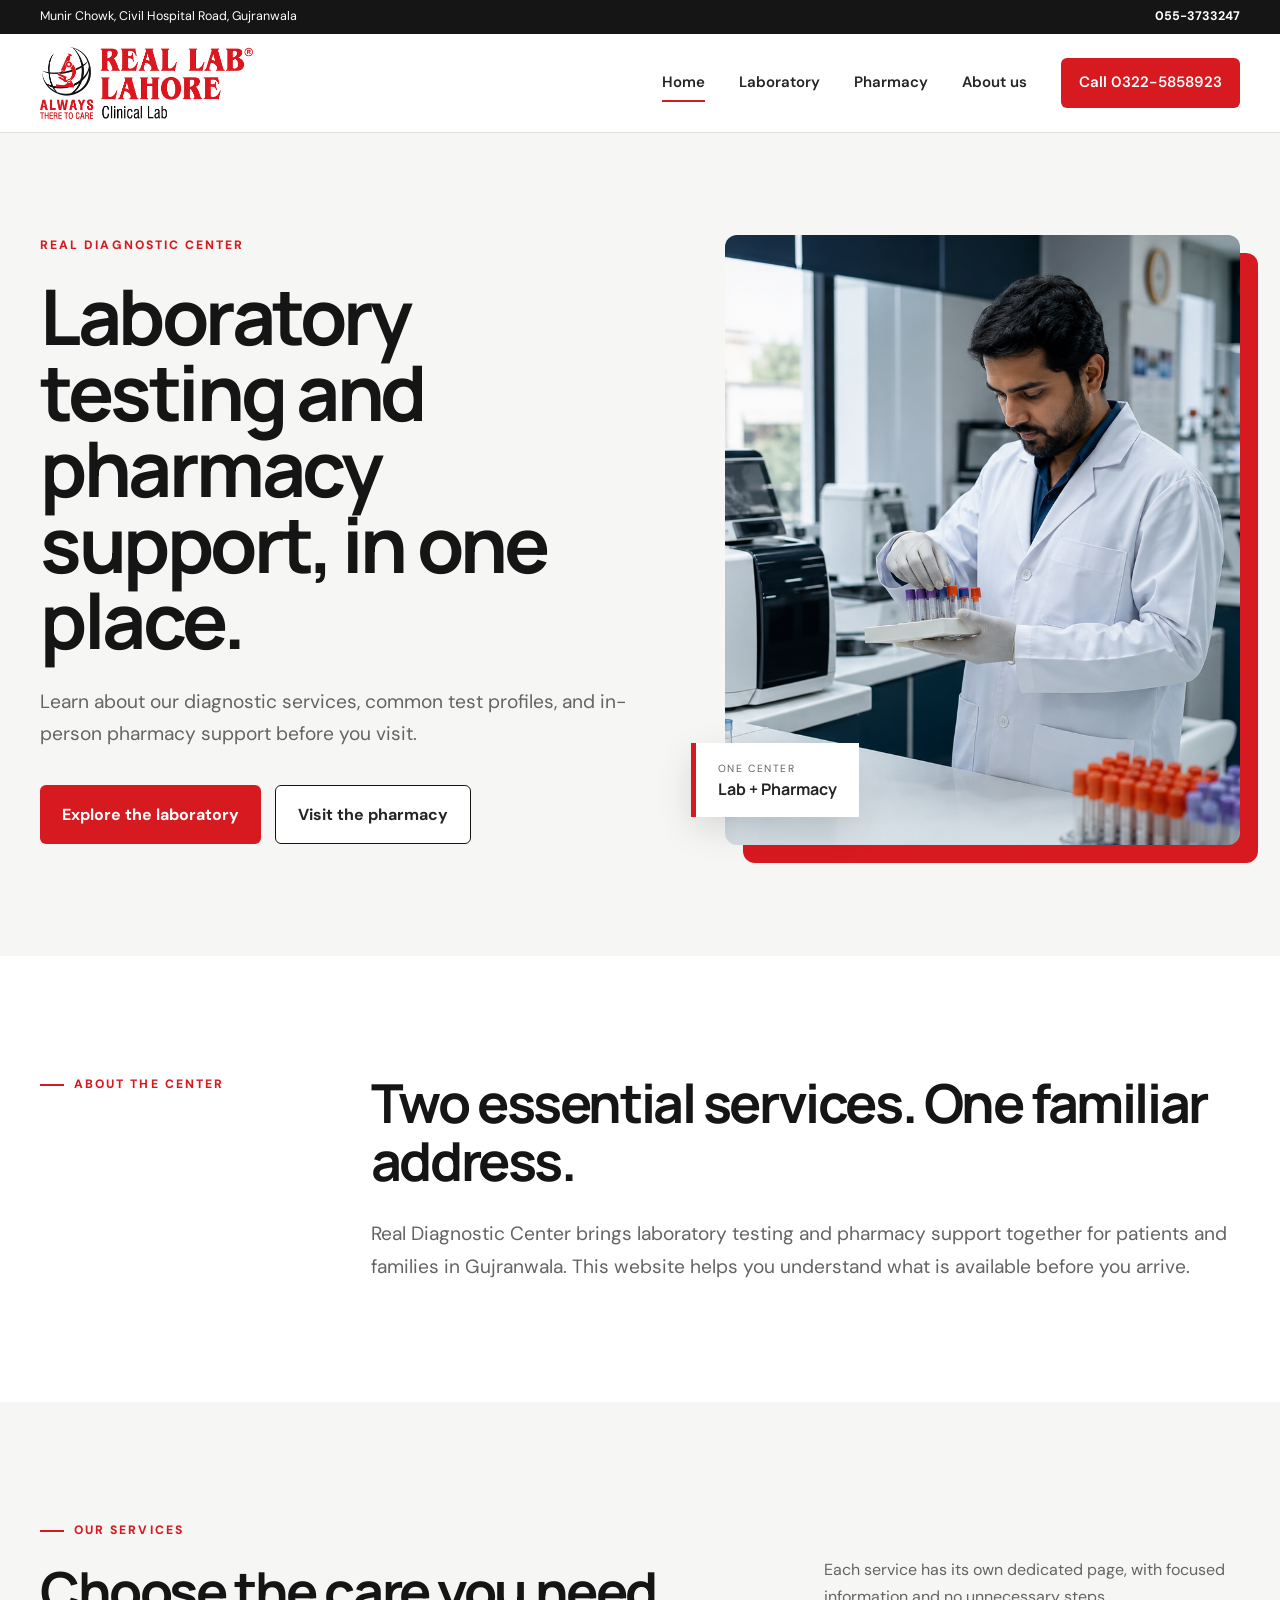
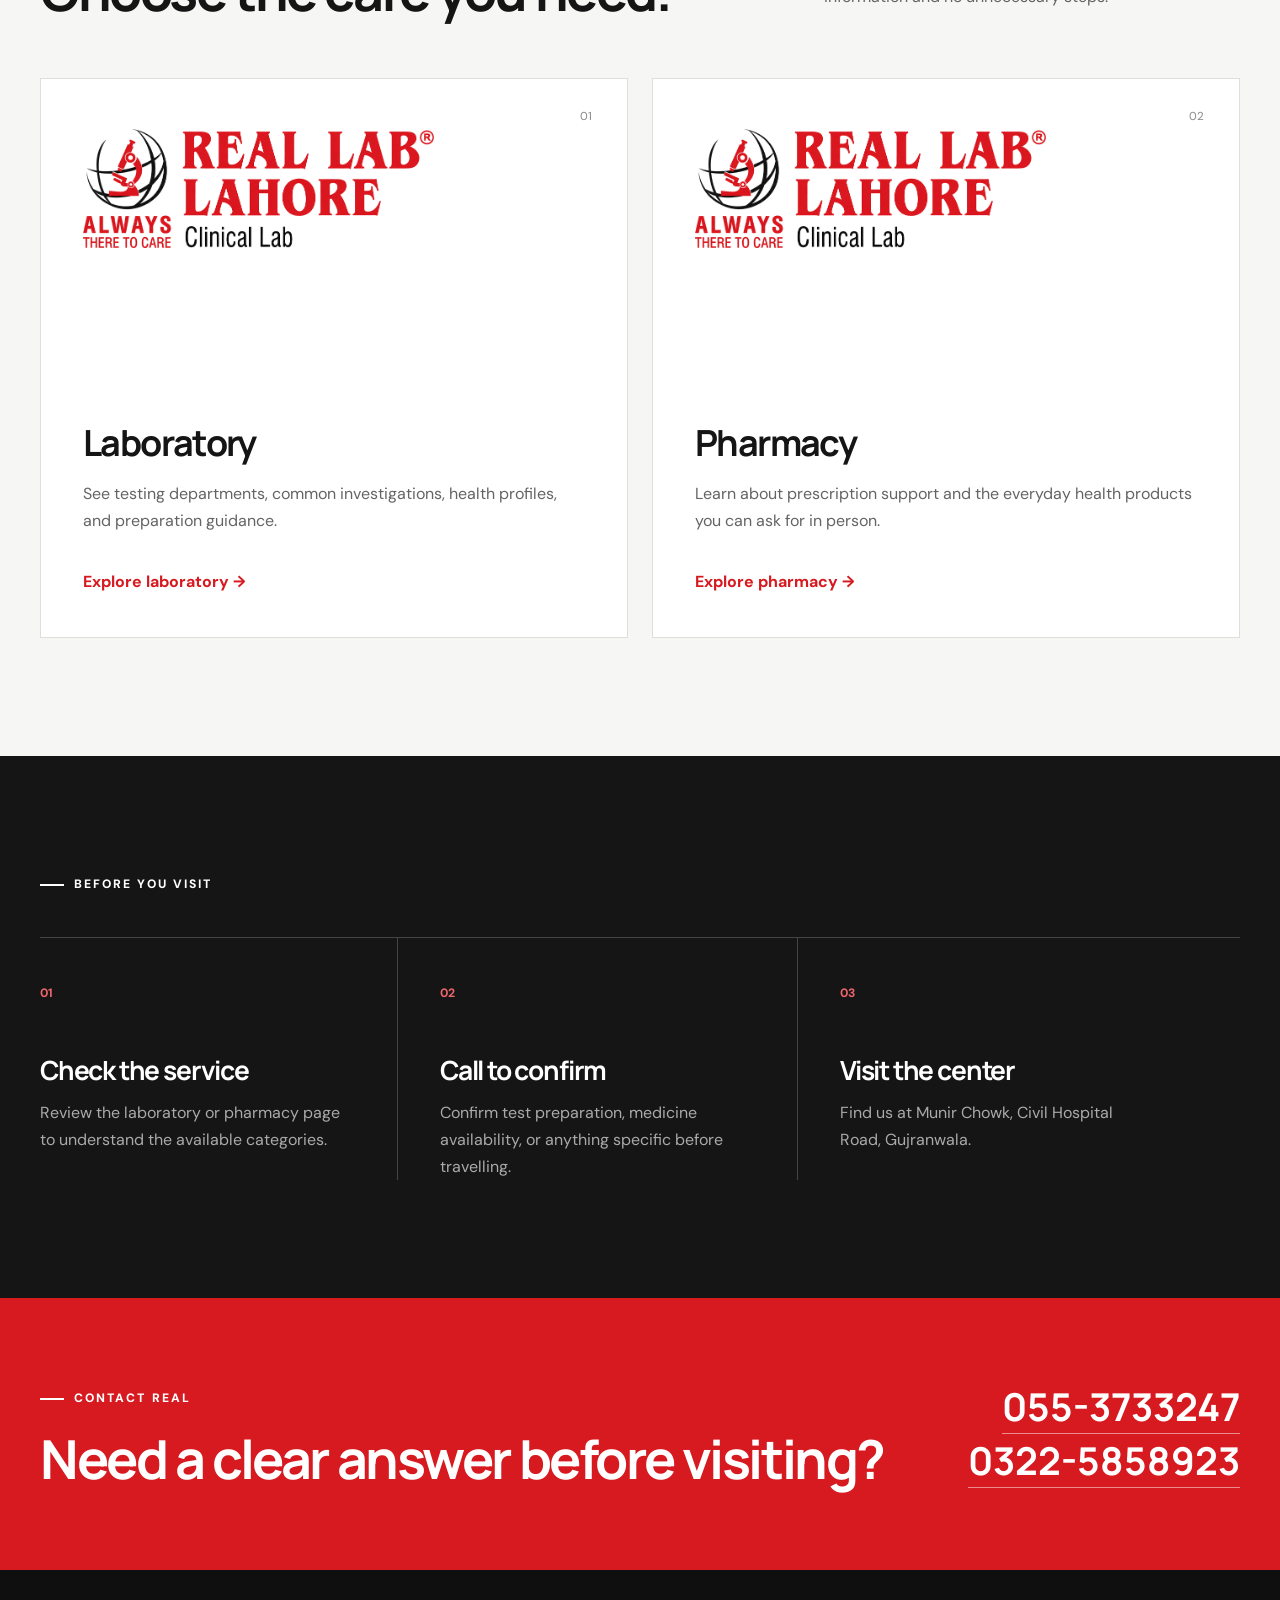
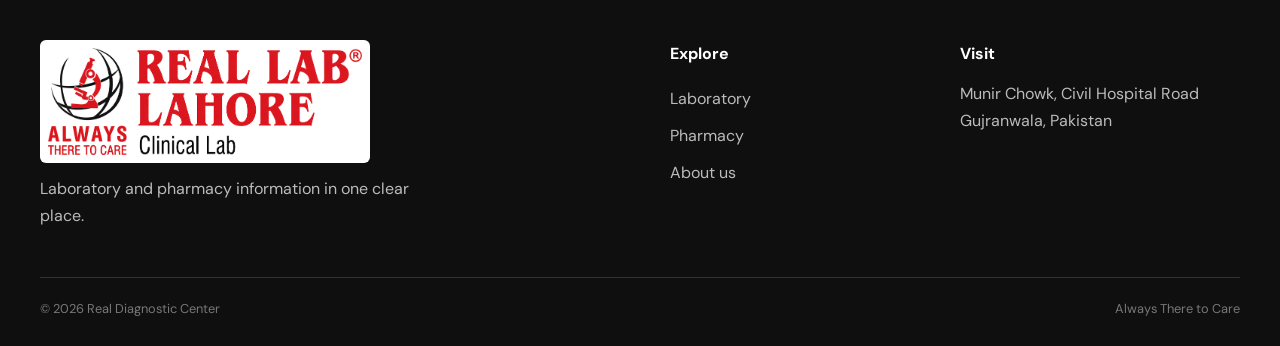
<file: index.html>
<!doctype html>
<html lang="en">
<head><meta charset="utf-8"><meta name="viewport" content="width=device-width,initial-scale=1"><title>Real Diagnostic Center | Lab & Pharmacy in Gujranwala</title><meta name="description" content="Real Diagnostic Center brings Real Lab Lahore and Real Pharmacy Lahore together at Munir Chowk, Civil Hospital Road, Gujranwala."><link rel="stylesheet" href="assets/styles.css"></head>
<body>
<a class="skip-link" href="#main">Skip to content</a>
<header class="site-header"><div class="topbar"><div class="wide"><span>Munir Chowk, Civil Hospital Road, Gujranwala</span><a href="tel:0553733247">055-3733247</a></div></div><nav class="nav wide" aria-label="Main navigation"><a class="logo-link" href="index.html"><img src="assets/logo-diagnostic-center.png" alt="Real Diagnostic Center Lahore — Always There to Care"></a><button class="menu-button" type="button" aria-expanded="false" aria-controls="menu"><span></span><span></span><span></span><b>Menu</b></button><div class="menu" id="menu"><a class="active" href="index.html">Home</a><a href="laboratory.html">Laboratory</a><a href="pharmacy.html">Pharmacy</a><a href="about.html">About us</a><a class="call-link" href="tel:03225858923">Call 0322-5858923</a></div></nav></header>
<main id="main">
<section class="home-hero"><div class="wide hero-grid"><div class="hero-copy"><p class="kicker">REAL DIAGNOSTIC CENTER</p><h1>Laboratory testing and pharmacy support, in one place.</h1><p class="lead">Learn about our diagnostic services, common test profiles, and in-person pharmacy support before you visit.</p><div class="actions"><a class="button red" href="laboratory.html">Explore the laboratory</a><a class="button outline" href="pharmacy.html">Visit the pharmacy</a></div></div><div class="hero-image"><img src="assets/lab-hero.png" alt="A laboratory professional handling diagnostic samples"><div class="image-label"><small>ONE CENTER</small><strong>Lab + Pharmacy</strong></div></div></div></section>
<section class="intro section"><div class="wide intro-grid"><p class="section-label">ABOUT THE CENTER</p><div><h2>Two essential services. One familiar address.</h2><p class="large-copy">Real Diagnostic Center brings laboratory testing and pharmacy support together for patients and families in Gujranwala. This website helps you understand what is available before you arrive.</p></div></div></section>
<section class="division-section section"><div class="wide"><div class="section-head"><div><p class="section-label">OUR SERVICES</p><h2>Choose the care you need.</h2></div><p>Each service has its own dedicated page, with focused information and no unnecessary steps.</p></div><div class="division-grid"><a class="division-card lab-card" href="laboratory.html"><span class="number">01</span><img src="assets/logo-real-lab.png" alt="Real Lab Lahore"><div><h3>Laboratory</h3><p>See testing departments, common investigations, health profiles, and preparation guidance.</p><span class="arrow">Explore laboratory →</span></div></a><a class="division-card pharmacy-card" href="pharmacy.html"><span class="number">02</span><img src="assets/logo-real-pharmacy.png" alt="Real Pharmacy Lahore"><div><h3>Pharmacy</h3><p>Learn about prescription support and the everyday health products you can ask for in person.</p><span class="arrow">Explore pharmacy →</span></div></a></div></div></section>
<section class="simple-steps section"><div class="wide"><p class="section-label light">BEFORE YOU VISIT</p><div class="steps-grid"><div><b>01</b><h3>Check the service</h3><p>Review the laboratory or pharmacy page to understand the available categories.</p></div><div><b>02</b><h3>Call to confirm</h3><p>Confirm test preparation, medicine availability, or anything specific before travelling.</p></div><div><b>03</b><h3>Visit the center</h3><p>Find us at Munir Chowk, Civil Hospital Road, Gujranwala.</p></div></div></div></section>
<section class="contact-band"><div class="wide contact-grid"><div><p class="section-label light">CONTACT REAL</p><h2>Need a clear answer before visiting?</h2></div><div class="contact-actions"><a href="tel:0553733247">055-3733247</a><a href="tel:03225858923">0322-5858923</a></div></div></section>
</main>
<footer class="footer"><div class="wide footer-grid"><div><img src="assets/logo-diagnostic-center.png" alt="Real Diagnostic Center Lahore"><p>Laboratory and pharmacy information in one clear place.</p></div><nav><strong>Explore</strong><a href="laboratory.html">Laboratory</a><a href="pharmacy.html">Pharmacy</a><a href="about.html">About us</a></nav><div><strong>Visit</strong><p>Munir Chowk, Civil Hospital Road<br>Gujranwala, Pakistan</p></div></div><div class="wide footer-bottom"><span>© <span data-year></span> Real Diagnostic Center</span><span>Always There to Care</span></div></footer><script src="assets/site.js"></script>
</body></html>
</file>
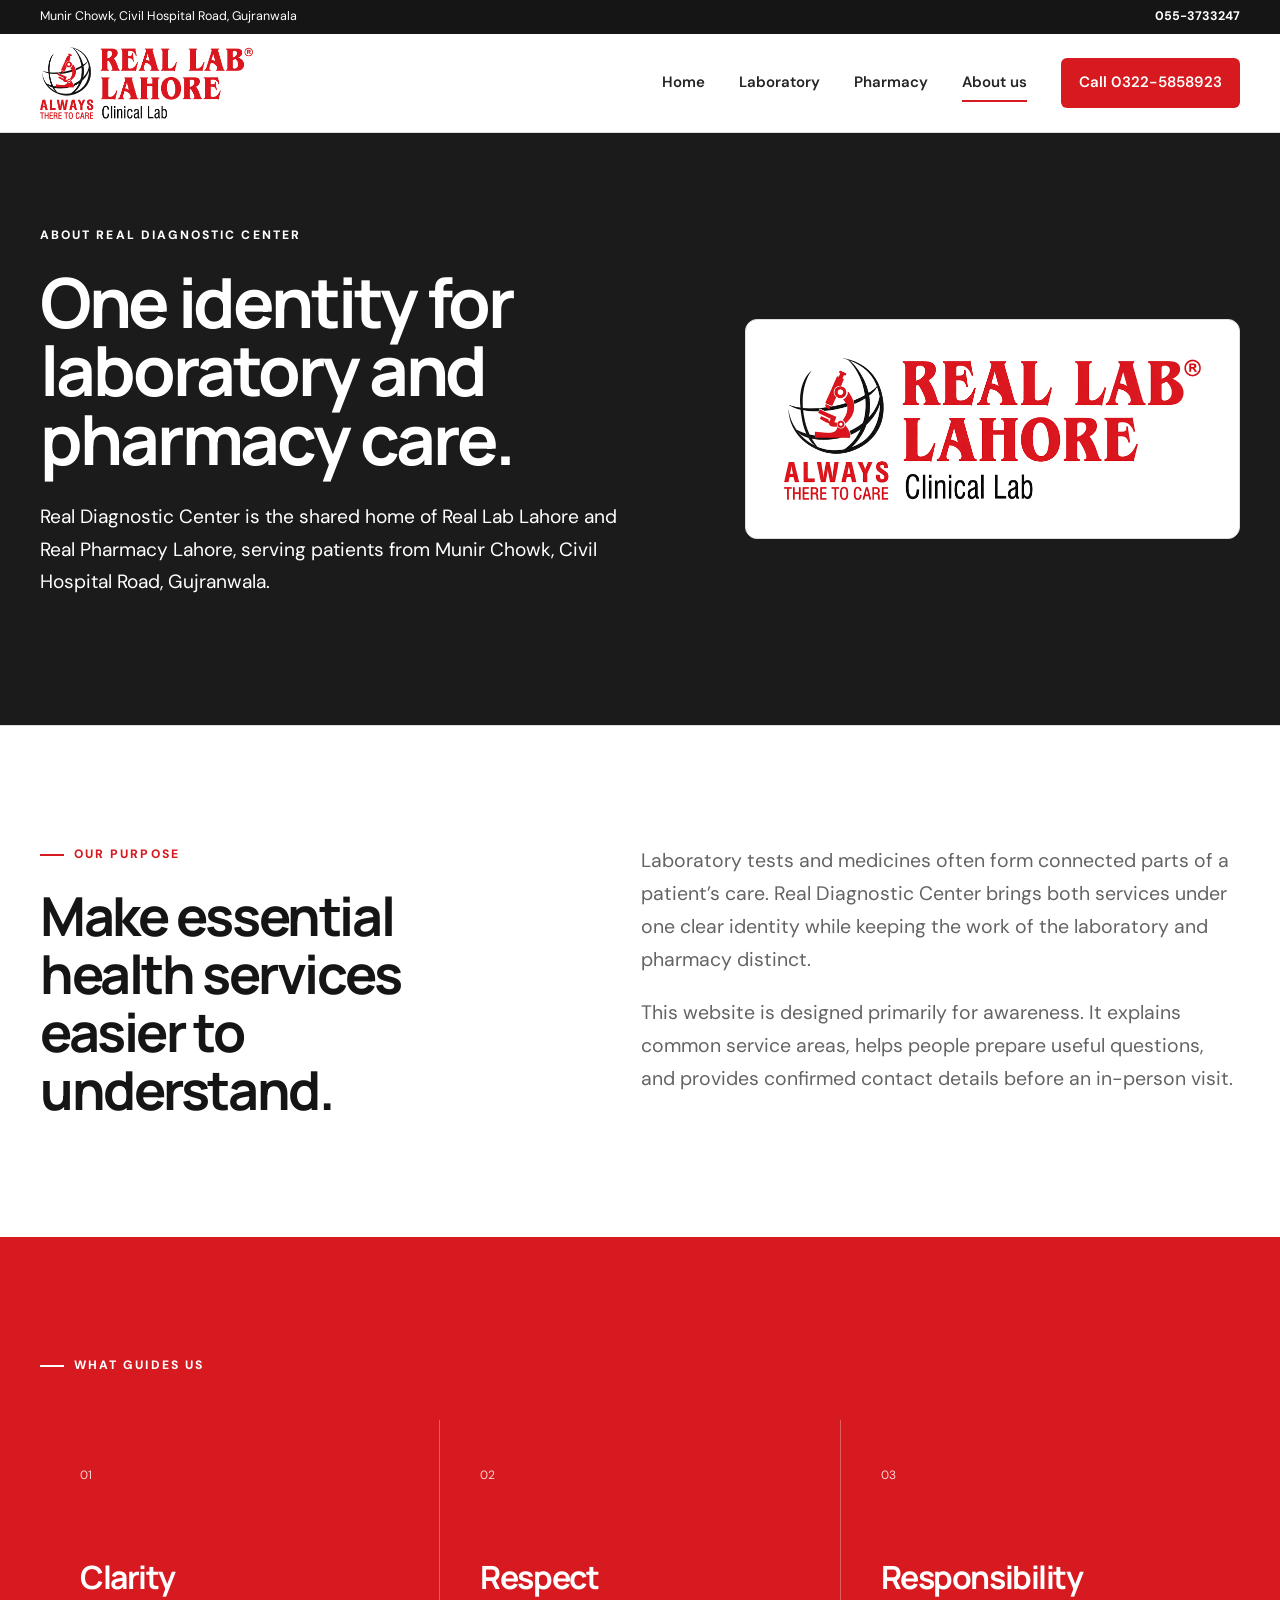
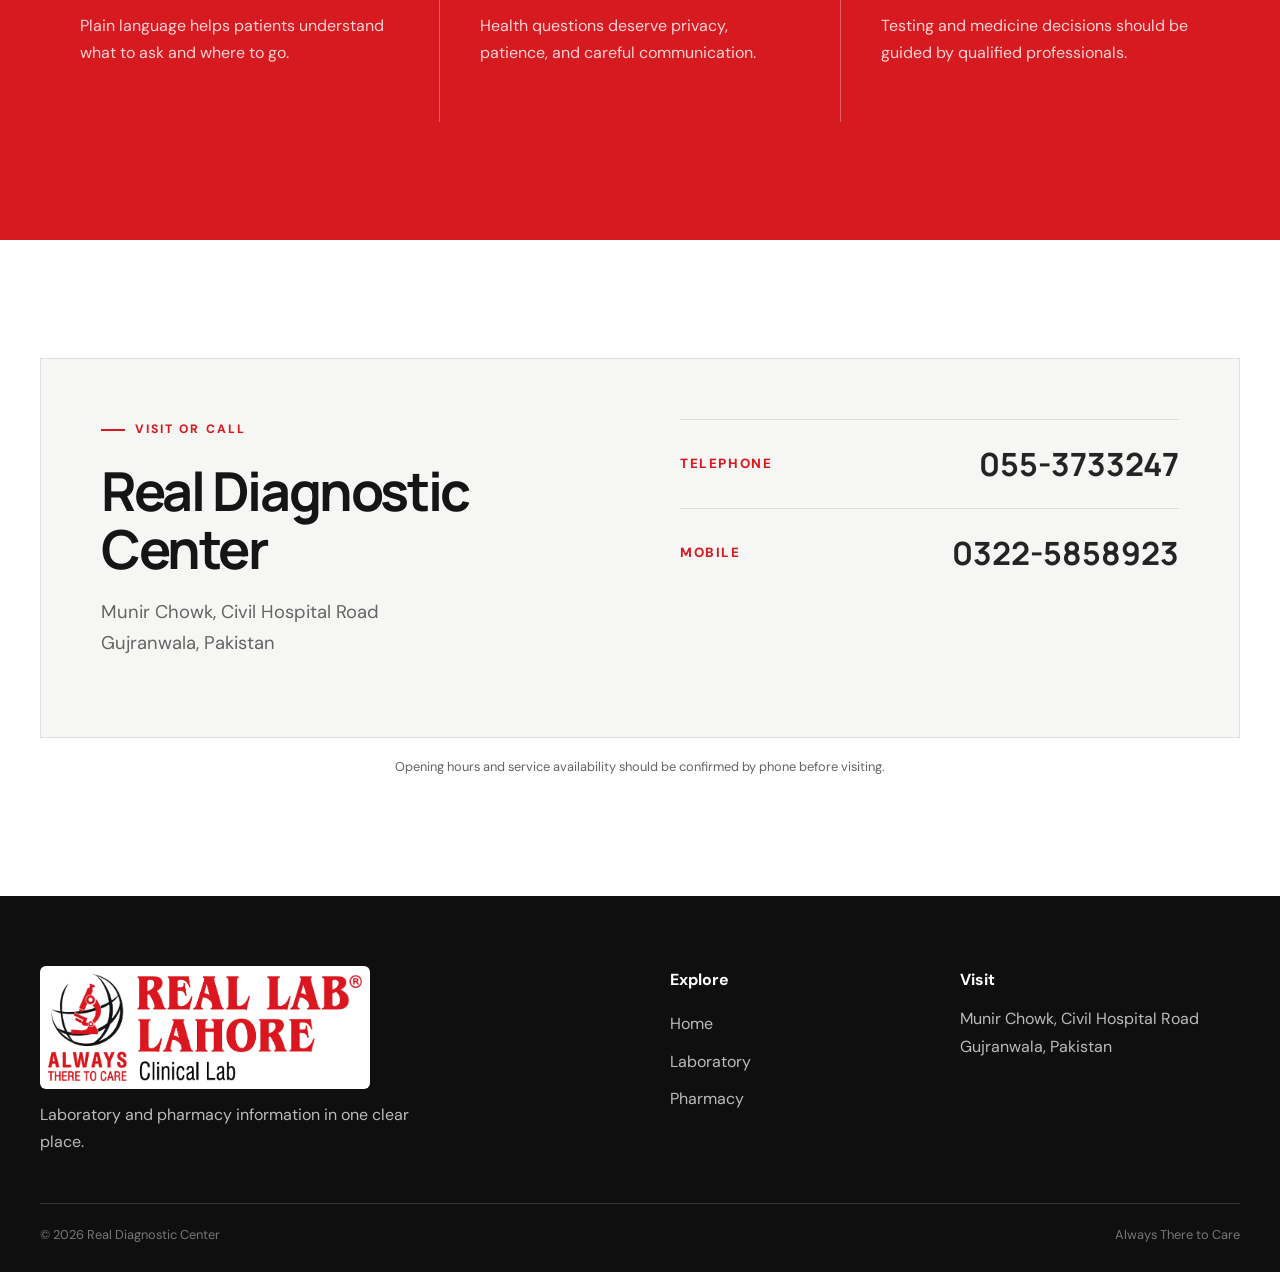
<file: about.html>
<!doctype html><html lang="en"><head><meta charset="utf-8"><meta name="viewport" content="width=device-width,initial-scale=1"><title>About Real Diagnostic Center</title><meta name="description" content="About Real Diagnostic Center, Real Lab Lahore and Real Pharmacy Lahore at Munir Chowk, Civil Hospital Road, Gujranwala."><link rel="stylesheet" href="assets/styles.css"></head><body>
<a class="skip-link" href="#main">Skip to content</a><header class="site-header"><div class="topbar"><div class="wide"><span>Munir Chowk, Civil Hospital Road, Gujranwala</span><a href="tel:0553733247">055-3733247</a></div></div><nav class="nav wide" aria-label="Main navigation"><a class="logo-link" href="index.html"><img src="assets/logo-diagnostic-center.png" alt="Real Diagnostic Center Lahore — Always There to Care"></a><button class="menu-button" type="button" aria-expanded="false" aria-controls="menu"><span></span><span></span><span></span><b>Menu</b></button><div class="menu" id="menu"><a href="index.html">Home</a><a href="laboratory.html">Laboratory</a><a href="pharmacy.html">Pharmacy</a><a class="active" href="about.html">About us</a><a class="call-link" href="tel:03225858923">Call 0322-5858923</a></div></nav></header>
<main id="main"><section class="page-hero about-hero"><div class="wide page-hero-grid"><div><p class="kicker">ABOUT REAL DIAGNOSTIC CENTER</p><h1>One identity for laboratory and pharmacy care.</h1><p class="lead">Real Diagnostic Center is the shared home of Real Lab Lahore and Real Pharmacy Lahore, serving patients from Munir Chowk, Civil Hospital Road, Gujranwala.</p></div><img class="page-logo" src="assets/logo-diagnostic-center.png" alt="Real Diagnostic Center Lahore"></div></section>
<section class="section"><div class="wide story-grid"><div><p class="section-label">OUR PURPOSE</p><h2>Make essential health services easier to understand.</h2></div><div class="story-copy"><p>Laboratory tests and medicines often form connected parts of a patient’s care. Real Diagnostic Center brings both services under one clear identity while keeping the work of the laboratory and pharmacy distinct.</p><p>This website is designed primarily for awareness. It explains common service areas, helps people prepare useful questions, and provides confirmed contact details before an in-person visit.</p></div></div></section>
<section class="values-section section"><div class="wide"><p class="section-label light">WHAT GUIDES US</p><div class="values-grid"><article><span>01</span><h3>Clarity</h3><p>Plain language helps patients understand what to ask and where to go.</p></article><article><span>02</span><h3>Respect</h3><p>Health questions deserve privacy, patience, and careful communication.</p></article><article><span>03</span><h3>Responsibility</h3><p>Testing and medicine decisions should be guided by qualified professionals.</p></article></div></div></section>
<section class="section"><div class="wide contact-card"><div><p class="section-label">VISIT OR CALL</p><h2>Real Diagnostic Center</h2><p class="address">Munir Chowk, Civil Hospital Road<br>Gujranwala, Pakistan</p></div><div class="contact-details"><a href="tel:0553733247"><small>TELEPHONE</small><strong>055-3733247</strong></a><a href="tel:03225858923"><small>MOBILE</small><strong>0322-5858923</strong></a></div></div><p class="medical-note centered">Opening hours and service availability should be confirmed by phone before visiting.</p></section></main>
<footer class="footer"><div class="wide footer-grid"><div><img src="assets/logo-diagnostic-center.png" alt="Real Diagnostic Center Lahore"><p>Laboratory and pharmacy information in one clear place.</p></div><nav><strong>Explore</strong><a href="index.html">Home</a><a href="laboratory.html">Laboratory</a><a href="pharmacy.html">Pharmacy</a></nav><div><strong>Visit</strong><p>Munir Chowk, Civil Hospital Road<br>Gujranwala, Pakistan</p></div></div><div class="wide footer-bottom"><span>© <span data-year></span> Real Diagnostic Center</span><span>Always There to Care</span></div></footer><script src="assets/site.js"></script></body></html>
</file>
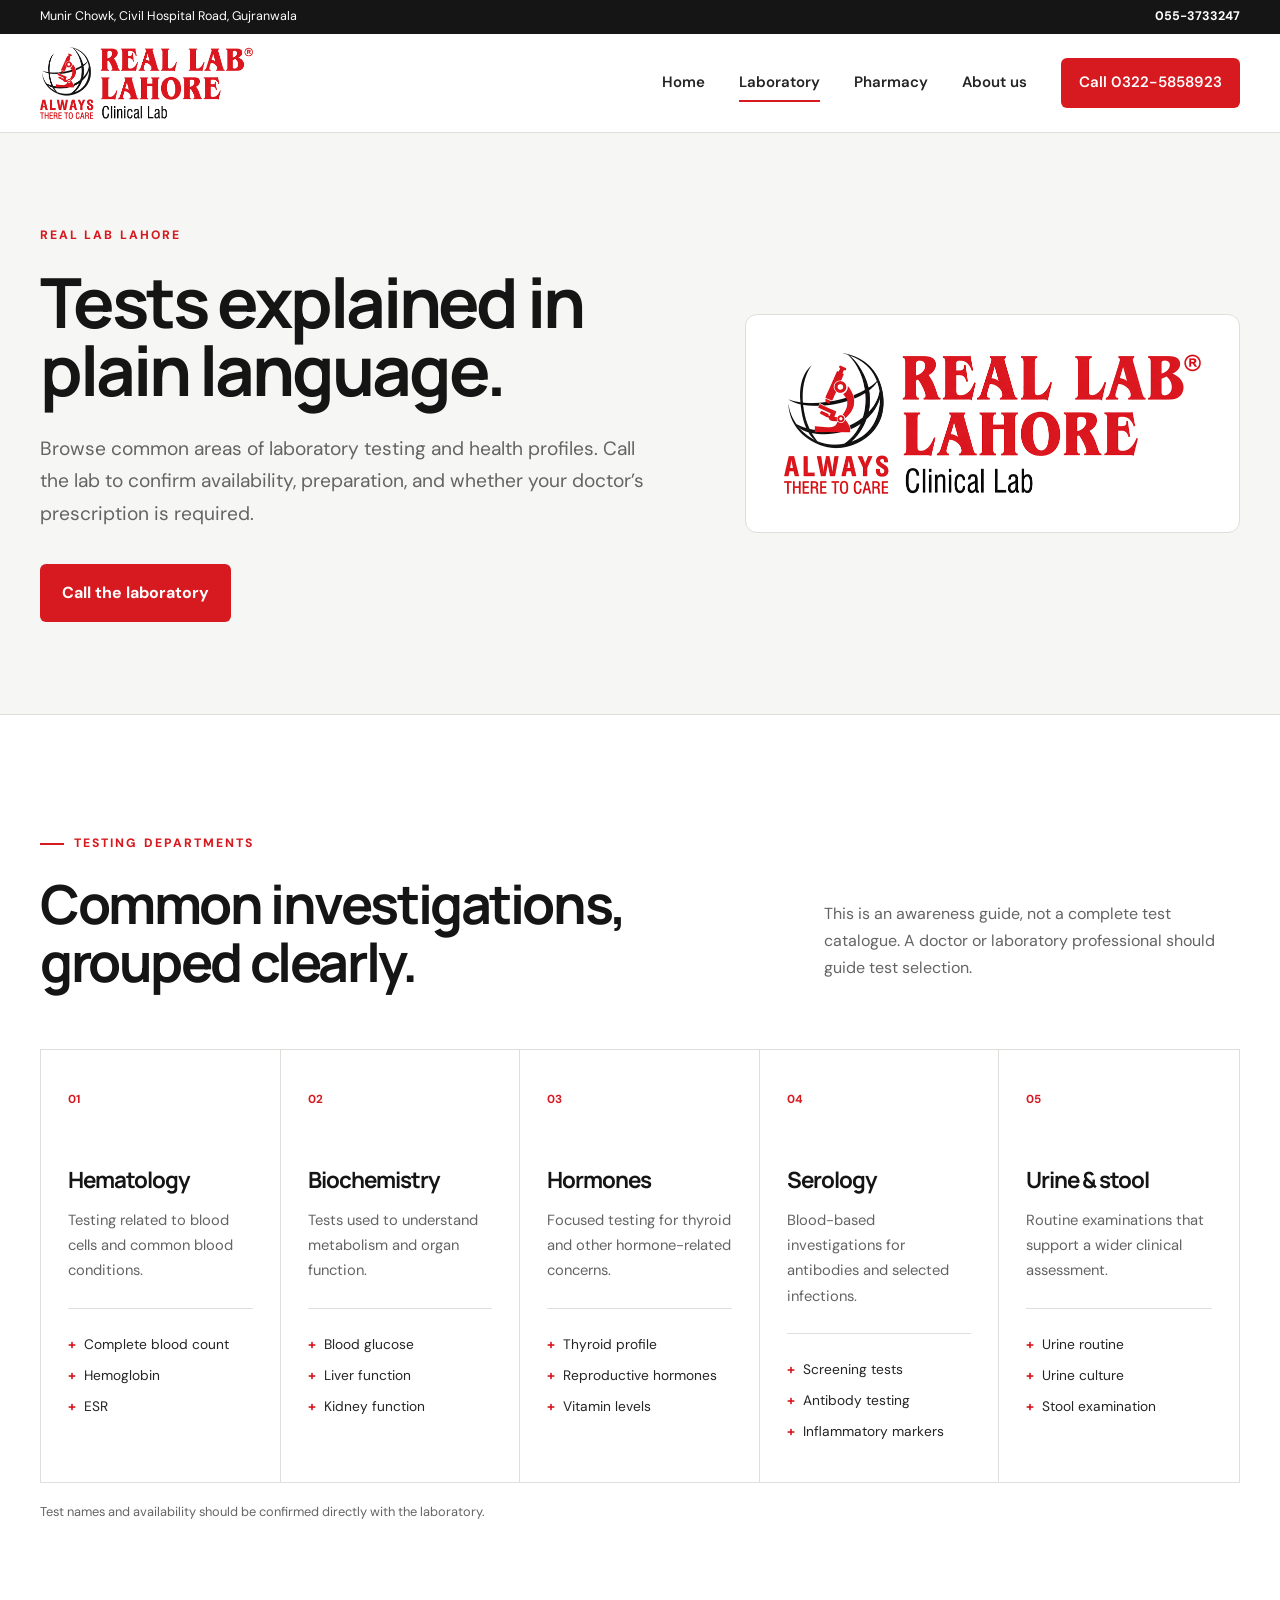
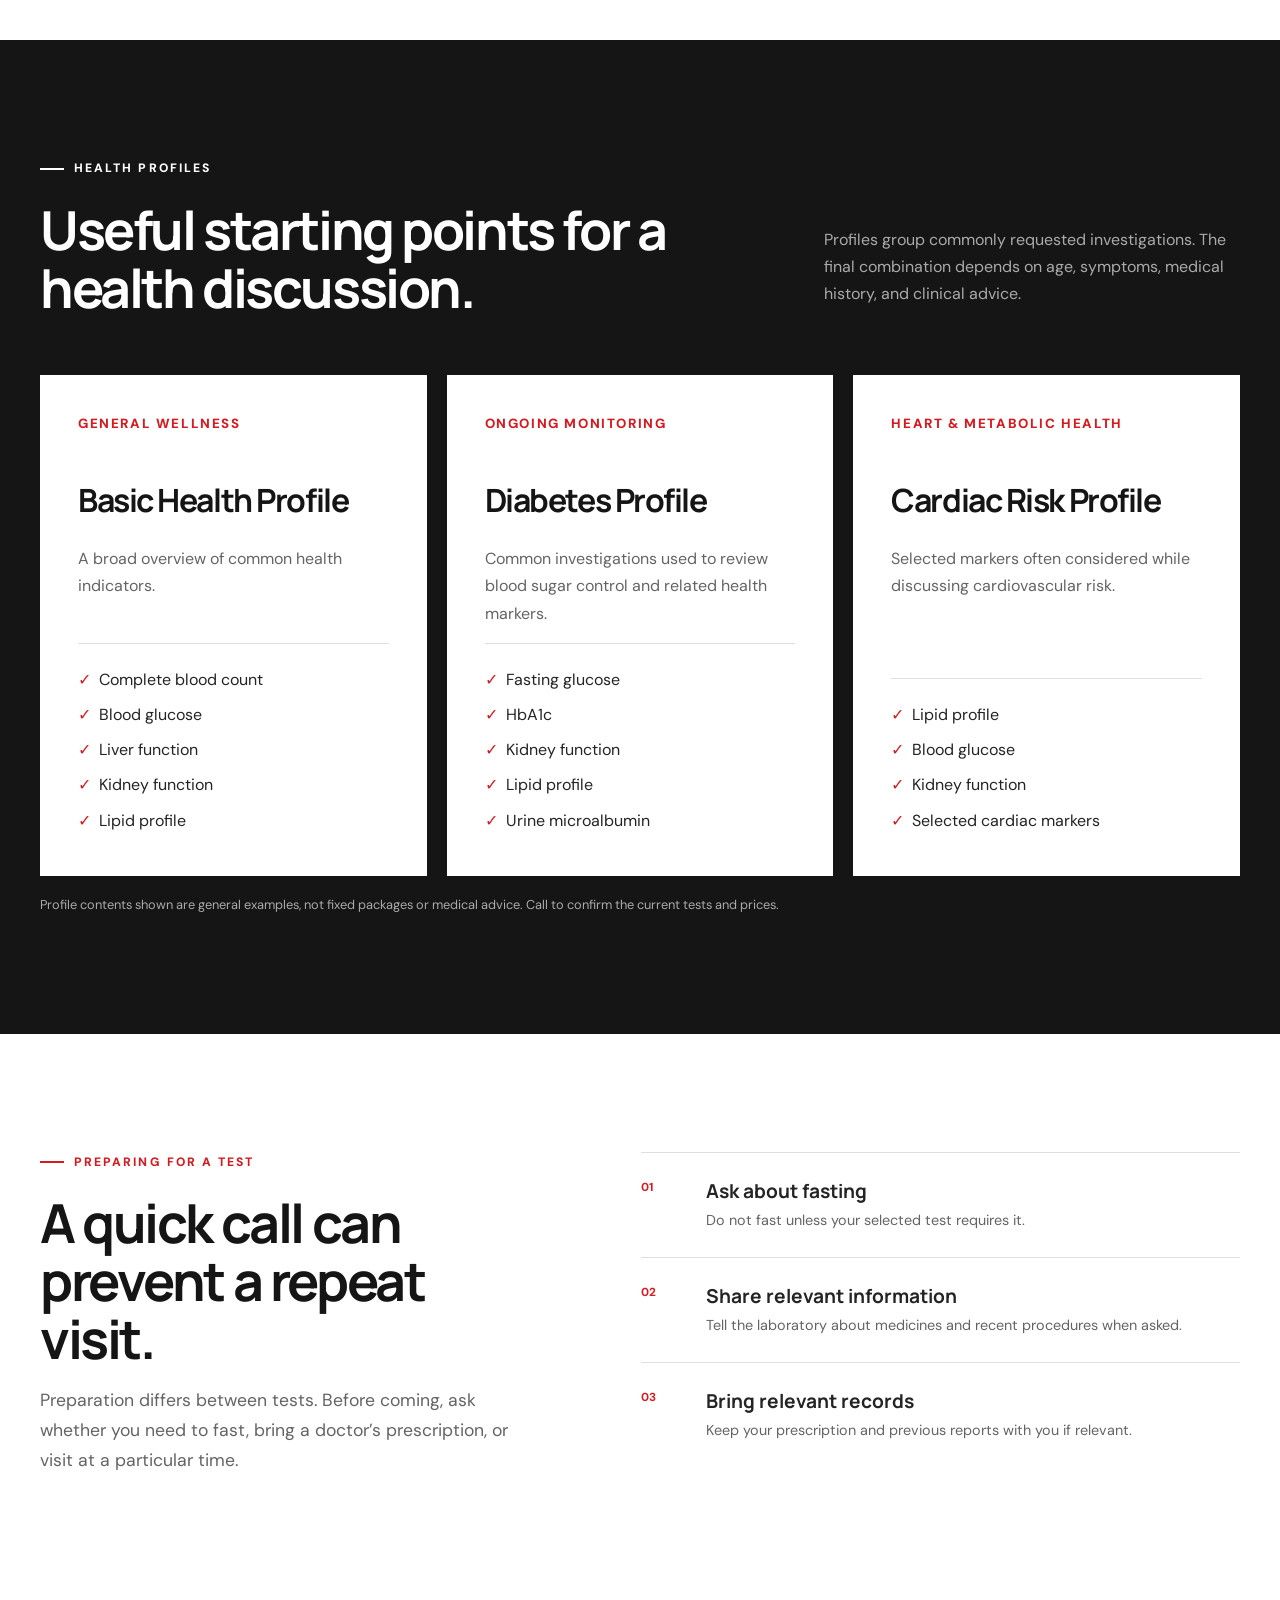
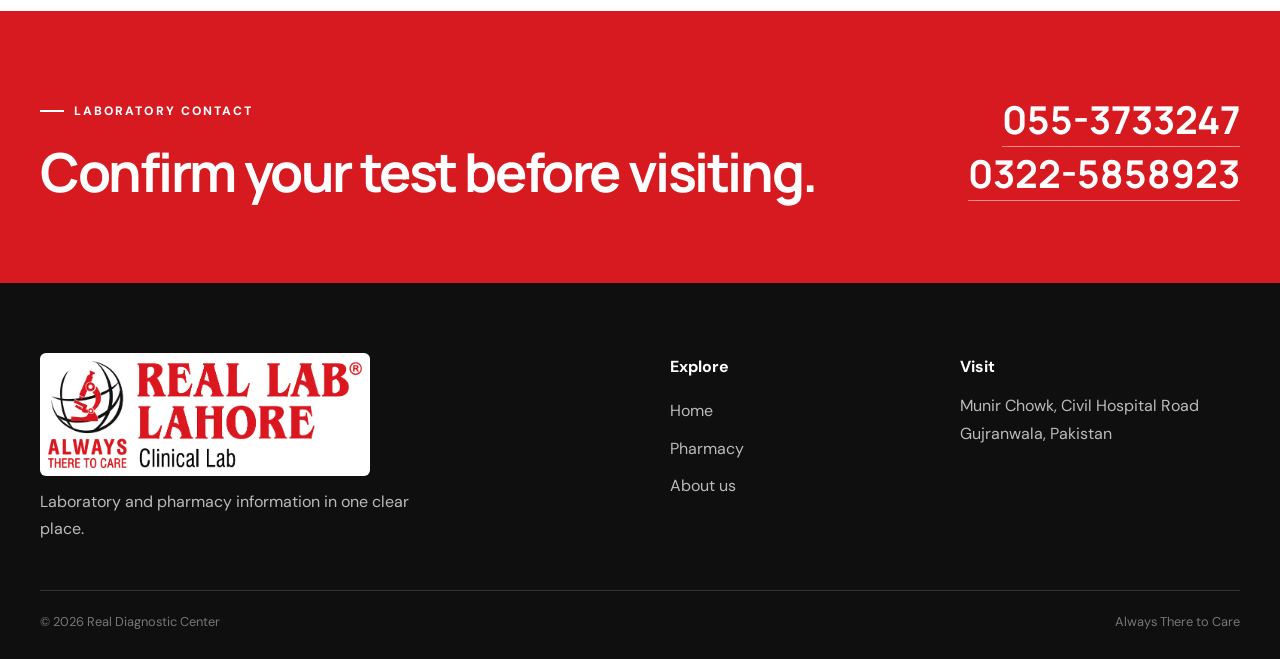
<file: laboratory.html>
<!doctype html><html lang="en"><head><meta charset="utf-8"><meta name="viewport" content="width=device-width,initial-scale=1"><title>Laboratory Services | Real Lab Lahore</title><meta name="description" content="Explore common laboratory departments, tests, health profiles and preparation guidance at Real Lab Lahore in Gujranwala."><link rel="stylesheet" href="assets/styles.css"></head><body>
<a class="skip-link" href="#main">Skip to content</a><header class="site-header"><div class="topbar"><div class="wide"><span>Munir Chowk, Civil Hospital Road, Gujranwala</span><a href="tel:0553733247">055-3733247</a></div></div><nav class="nav wide" aria-label="Main navigation"><a class="logo-link" href="index.html"><img src="assets/logo-real-lab.png" alt="Real Lab Lahore — Always There to Care"></a><button class="menu-button" type="button" aria-expanded="false" aria-controls="menu"><span></span><span></span><span></span><b>Menu</b></button><div class="menu" id="menu"><a href="index.html">Home</a><a class="active" href="laboratory.html">Laboratory</a><a href="pharmacy.html">Pharmacy</a><a href="about.html">About us</a><a class="call-link" href="tel:03225858923">Call 0322-5858923</a></div></nav></header>
<main id="main"><section class="page-hero lab-hero"><div class="wide page-hero-grid"><div><p class="kicker">REAL LAB LAHORE</p><h1>Tests explained in plain language.</h1><p class="lead">Browse common areas of laboratory testing and health profiles. Call the lab to confirm availability, preparation, and whether your doctor’s prescription is required.</p><a class="button red" href="tel:0553733247">Call the laboratory</a></div><img class="page-logo" src="assets/logo-real-lab.png" alt="Real Lab Lahore"></div></section>
<section class="section"><div class="wide"><div class="section-head"><div><p class="section-label">TESTING DEPARTMENTS</p><h2>Common investigations, grouped clearly.</h2></div><p>This is an awareness guide, not a complete test catalogue. A doctor or laboratory professional should guide test selection.</p></div><div class="info-grid five"><article><span>01</span><h3>Hematology</h3><p>Testing related to blood cells and common blood conditions.</p><ul><li>Complete blood count</li><li>Hemoglobin</li><li>ESR</li></ul></article><article><span>02</span><h3>Biochemistry</h3><p>Tests used to understand metabolism and organ function.</p><ul><li>Blood glucose</li><li>Liver function</li><li>Kidney function</li></ul></article><article><span>03</span><h3>Hormones</h3><p>Focused testing for thyroid and other hormone-related concerns.</p><ul><li>Thyroid profile</li><li>Reproductive hormones</li><li>Vitamin levels</li></ul></article><article><span>04</span><h3>Serology</h3><p>Blood-based investigations for antibodies and selected infections.</p><ul><li>Screening tests</li><li>Antibody testing</li><li>Inflammatory markers</li></ul></article><article><span>05</span><h3>Urine & stool</h3><p>Routine examinations that support a wider clinical assessment.</p><ul><li>Urine routine</li><li>Urine culture</li><li>Stool examination</li></ul></article></div><p class="medical-note">Test names and availability should be confirmed directly with the laboratory.</p></div></section>
<section class="profiles section"><div class="wide"><div class="section-head light-head"><div><p class="section-label light">HEALTH PROFILES</p><h2>Useful starting points for a health discussion.</h2></div><p>Profiles group commonly requested investigations. The final combination depends on age, symptoms, medical history, and clinical advice.</p></div><div class="profile-grid"><article><small>GENERAL WELLNESS</small><h3>Basic Health Profile</h3><p>A broad overview of common health indicators.</p><div><span>Complete blood count</span><span>Blood glucose</span><span>Liver function</span><span>Kidney function</span><span>Lipid profile</span></div></article><article><small>ONGOING MONITORING</small><h3>Diabetes Profile</h3><p>Common investigations used to review blood sugar control and related health markers.</p><div><span>Fasting glucose</span><span>HbA1c</span><span>Kidney function</span><span>Lipid profile</span><span>Urine microalbumin</span></div></article><article><small>HEART & METABOLIC HEALTH</small><h3>Cardiac Risk Profile</h3><p>Selected markers often considered while discussing cardiovascular risk.</p><div><span>Lipid profile</span><span>Blood glucose</span><span>Kidney function</span><span>Selected cardiac markers</span></div></article></div><p class="medical-note on-dark">Profile contents shown are general examples, not fixed packages or medical advice. Call to confirm the current tests and prices.</p></div></section>
<section class="section"><div class="wide prep-grid"><div><p class="section-label">PREPARING FOR A TEST</p><h2>A quick call can prevent a repeat visit.</h2><p>Preparation differs between tests. Before coming, ask whether you need to fast, bring a doctor’s prescription, or visit at a particular time.</p></div><div class="check-list"><div><b>01</b><span><strong>Ask about fasting</strong><small>Do not fast unless your selected test requires it.</small></span></div><div><b>02</b><span><strong>Share relevant information</strong><small>Tell the laboratory about medicines and recent procedures when asked.</small></span></div><div><b>03</b><span><strong>Bring relevant records</strong><small>Keep your prescription and previous reports with you if relevant.</small></span></div></div></div></section>
<section class="contact-band"><div class="wide contact-grid"><div><p class="section-label light">LABORATORY CONTACT</p><h2>Confirm your test before visiting.</h2></div><div class="contact-actions"><a href="tel:0553733247">055-3733247</a><a href="tel:03225858923">0322-5858923</a></div></div></section></main>
<footer class="footer"><div class="wide footer-grid"><div><img src="assets/logo-diagnostic-center.png" alt="Real Diagnostic Center Lahore"><p>Laboratory and pharmacy information in one clear place.</p></div><nav><strong>Explore</strong><a href="index.html">Home</a><a href="pharmacy.html">Pharmacy</a><a href="about.html">About us</a></nav><div><strong>Visit</strong><p>Munir Chowk, Civil Hospital Road<br>Gujranwala, Pakistan</p></div></div><div class="wide footer-bottom"><span>© <span data-year></span> Real Diagnostic Center</span><span>Always There to Care</span></div></footer><script src="assets/site.js"></script></body></html>
</file>
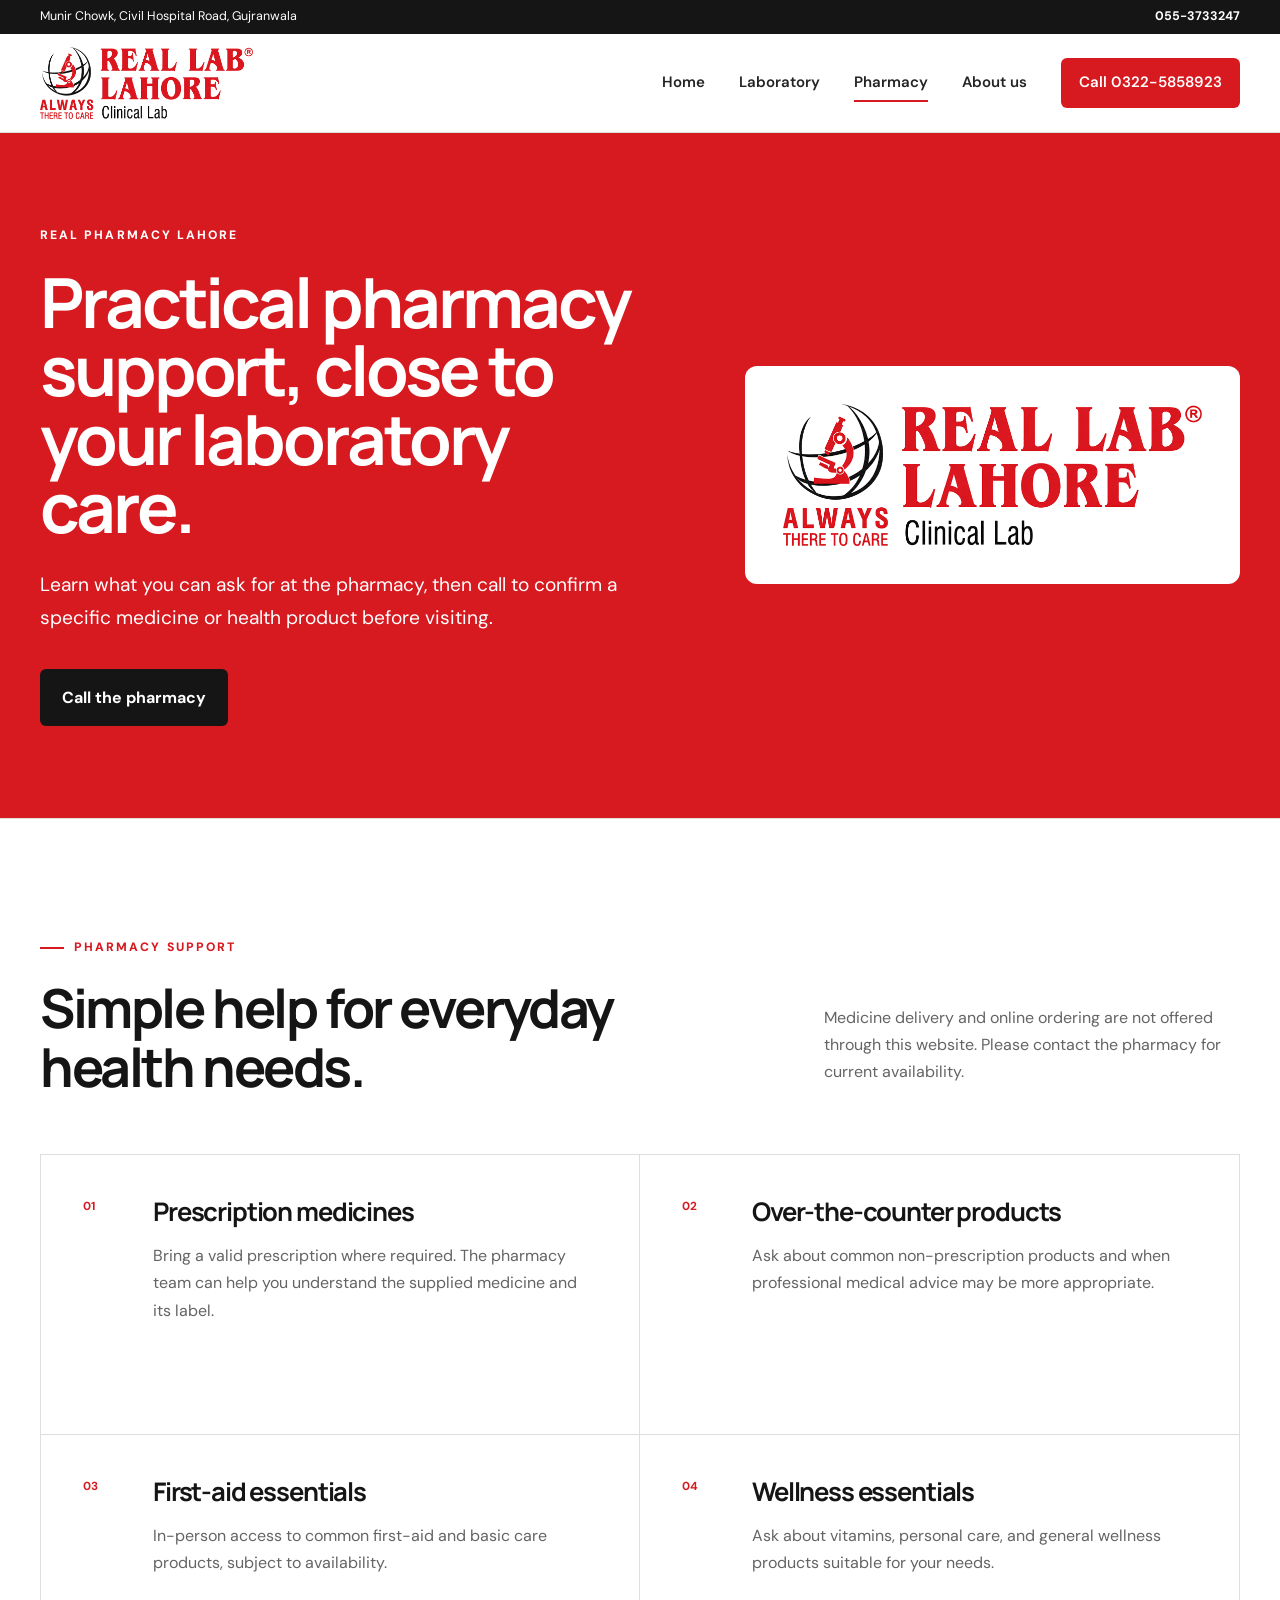
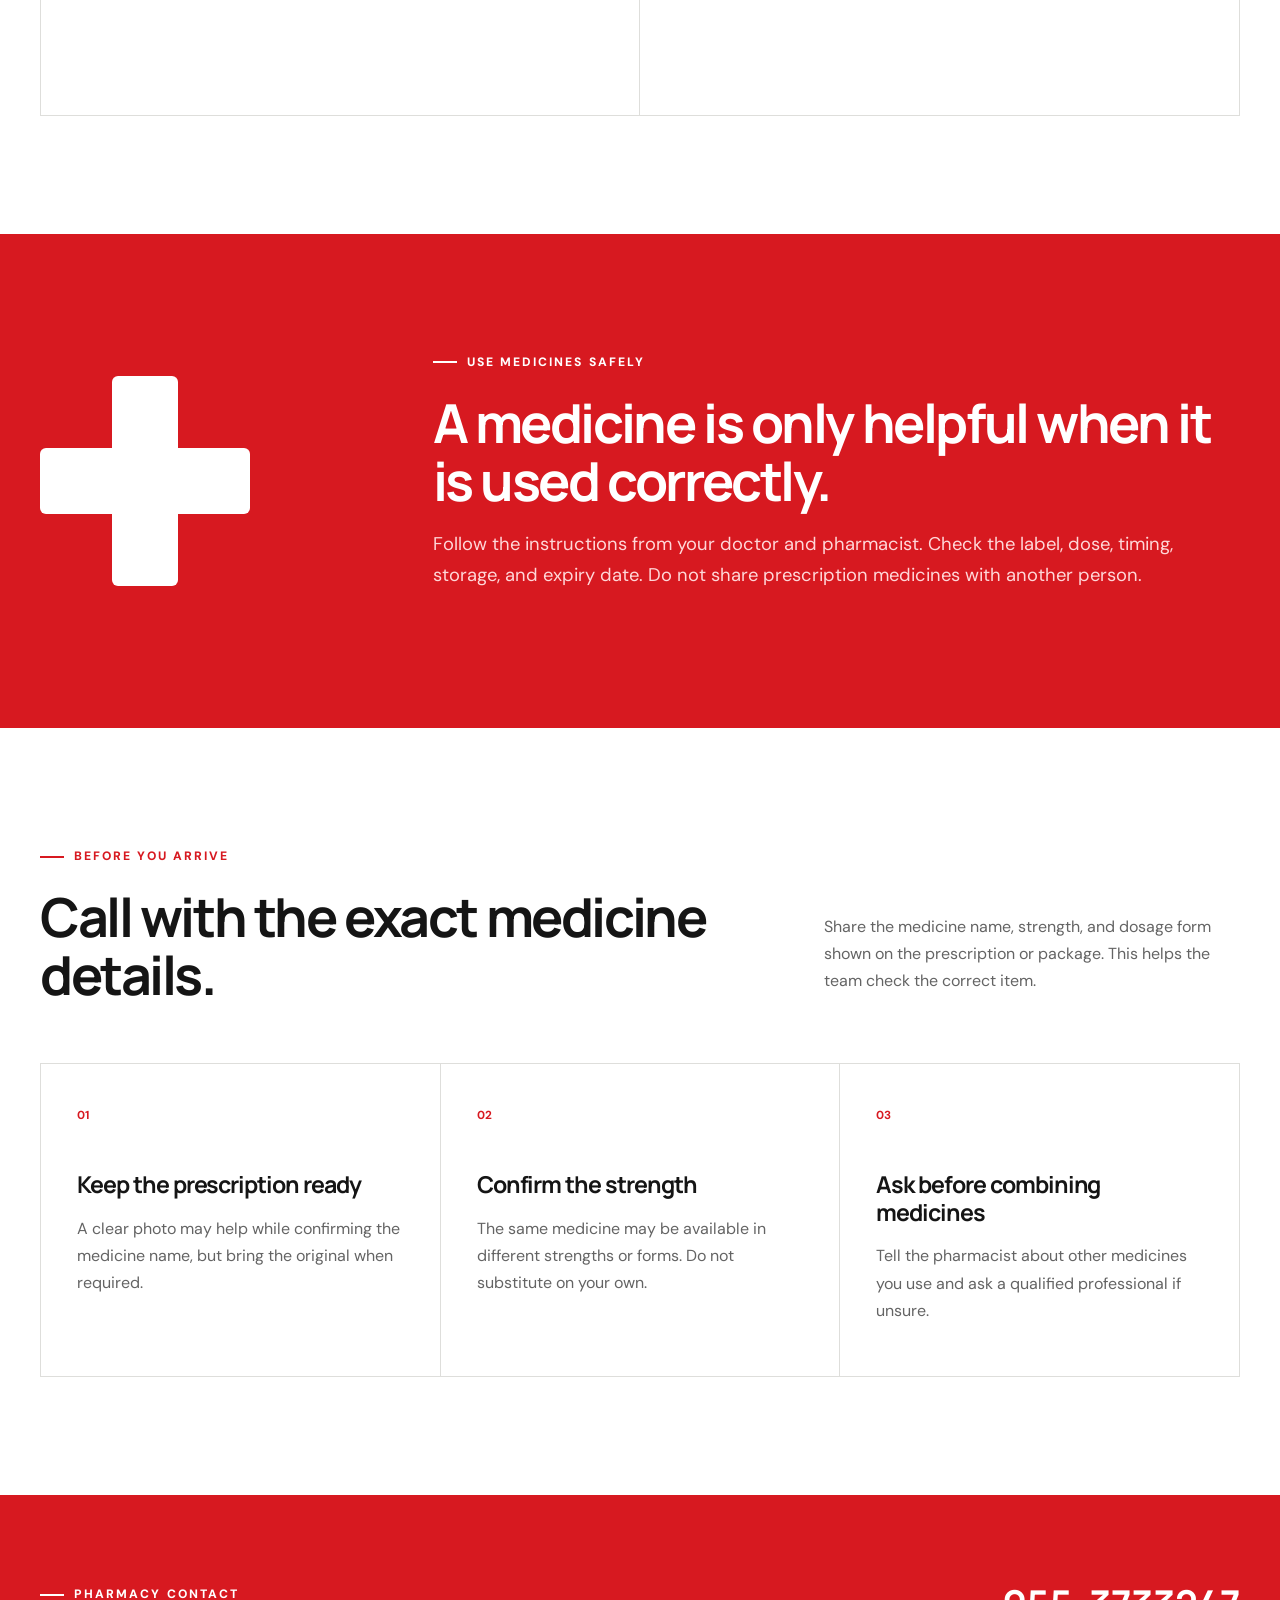
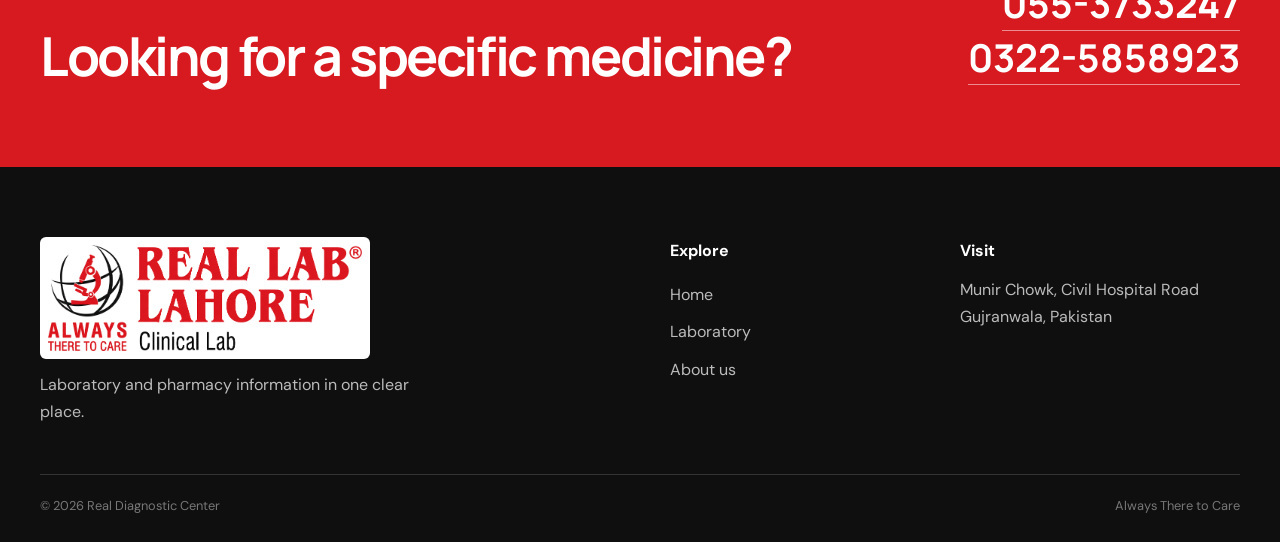
<file: pharmacy.html>
<!doctype html><html lang="en"><head><meta charset="utf-8"><meta name="viewport" content="width=device-width,initial-scale=1"><title>Pharmacy | Real Pharmacy Lahore</title><meta name="description" content="Learn about in-person prescription and everyday health support at Real Pharmacy Lahore in Gujranwala."><link rel="stylesheet" href="assets/styles.css"></head><body>
<a class="skip-link" href="#main">Skip to content</a><header class="site-header"><div class="topbar"><div class="wide"><span>Munir Chowk, Civil Hospital Road, Gujranwala</span><a href="tel:0553733247">055-3733247</a></div></div><nav class="nav wide" aria-label="Main navigation"><a class="logo-link" href="index.html"><img src="assets/logo-real-pharmacy.png" alt="Real Pharmacy Lahore — Always There to Care"></a><button class="menu-button" type="button" aria-expanded="false" aria-controls="menu"><span></span><span></span><span></span><b>Menu</b></button><div class="menu" id="menu"><a href="index.html">Home</a><a href="laboratory.html">Laboratory</a><a class="active" href="pharmacy.html">Pharmacy</a><a href="about.html">About us</a><a class="call-link" href="tel:03225858923">Call 0322-5858923</a></div></nav></header>
<main id="main"><section class="page-hero pharmacy-hero"><div class="wide page-hero-grid"><div><p class="kicker">REAL PHARMACY LAHORE</p><h1>Practical pharmacy support, close to your laboratory care.</h1><p class="lead">Learn what you can ask for at the pharmacy, then call to confirm a specific medicine or health product before visiting.</p><a class="button black" href="tel:03225858923">Call the pharmacy</a></div><img class="page-logo" src="assets/logo-real-pharmacy.png" alt="Real Pharmacy Lahore"></div></section>
<section class="section"><div class="wide"><div class="section-head"><div><p class="section-label">PHARMACY SUPPORT</p><h2>Simple help for everyday health needs.</h2></div><p>Medicine delivery and online ordering are not offered through this website. Please contact the pharmacy for current availability.</p></div><div class="pharmacy-list-grid"><article><b>01</b><div><h3>Prescription medicines</h3><p>Bring a valid prescription where required. The pharmacy team can help you understand the supplied medicine and its label.</p></div></article><article><b>02</b><div><h3>Over-the-counter products</h3><p>Ask about common non-prescription products and when professional medical advice may be more appropriate.</p></div></article><article><b>03</b><div><h3>First-aid essentials</h3><p>In-person access to common first-aid and basic care products, subject to availability.</p></div></article><article><b>04</b><div><h3>Wellness essentials</h3><p>Ask about vitamins, personal care, and general wellness products suitable for your needs.</p></div></article></div></div></section>
<section class="safety-section section"><div class="wide safety-grid"><div class="pharmacy-symbol" aria-hidden="true"><i></i><i></i></div><div><p class="section-label light">USE MEDICINES SAFELY</p><h2>A medicine is only helpful when it is used correctly.</h2><p>Follow the instructions from your doctor and pharmacist. Check the label, dose, timing, storage, and expiry date. Do not share prescription medicines with another person.</p></div></div></section>
<section class="section"><div class="wide"><div class="section-head"><div><p class="section-label">BEFORE YOU ARRIVE</p><h2>Call with the exact medicine details.</h2></div><p>Share the medicine name, strength, and dosage form shown on the prescription or package. This helps the team check the correct item.</p></div><div class="pillars"><div><b>01</b><h3>Keep the prescription ready</h3><p>A clear photo may help while confirming the medicine name, but bring the original when required.</p></div><div><b>02</b><h3>Confirm the strength</h3><p>The same medicine may be available in different strengths or forms. Do not substitute on your own.</p></div><div><b>03</b><h3>Ask before combining medicines</h3><p>Tell the pharmacist about other medicines you use and ask a qualified professional if unsure.</p></div></div></div></section>
<section class="contact-band"><div class="wide contact-grid"><div><p class="section-label light">PHARMACY CONTACT</p><h2>Looking for a specific medicine?</h2></div><div class="contact-actions"><a href="tel:0553733247">055-3733247</a><a href="tel:03225858923">0322-5858923</a></div></div></section></main>
<footer class="footer"><div class="wide footer-grid"><div><img src="assets/logo-diagnostic-center.png" alt="Real Diagnostic Center Lahore"><p>Laboratory and pharmacy information in one clear place.</p></div><nav><strong>Explore</strong><a href="index.html">Home</a><a href="laboratory.html">Laboratory</a><a href="about.html">About us</a></nav><div><strong>Visit</strong><p>Munir Chowk, Civil Hospital Road<br>Gujranwala, Pakistan</p></div></div><div class="wide footer-bottom"><span>© <span data-year></span> Real Diagnostic Center</span><span>Always There to Care</span></div></footer><script src="assets/site.js"></script></body></html>
</file>
<file: assets/styles.css>
@import url('https://fonts.googleapis.com/css2?family=DM+Sans:wght@400;500;600;700&family=Manrope:wght@500;600;700;800&display=swap');
:root{--red:#d71920;--red-dark:#a90f15;--black:#151515;--ink:#242424;--muted:#646464;--soft:#f6f6f4;--line:#dededb;--white:#fff;--wide:1440px;--radius:12px}*{box-sizing:border-box}html{scroll-behavior:smooth}body{margin:0;color:var(--ink);background:var(--white);font:400 1rem/1.7 'DM Sans',sans-serif}body.menu-open{overflow:hidden}a{color:inherit;text-decoration:none}img{display:block;max-width:100%}button{font:inherit}.wide{width:min(var(--wide),calc(100% - 80px));margin-inline:auto}.skip-link{position:fixed;top:-5rem;left:1rem;background:#fff;padding:.8rem 1rem;z-index:100}.skip-link:focus{top:1rem}.topbar{background:var(--black);color:#fff;font-size:.78rem}.topbar .wide{min-height:34px;display:flex;align-items:center;justify-content:space-between;gap:30px}.topbar a{font-weight:700}.site-header{position:sticky;top:0;z-index:20;background:rgba(255,255,255,.97);border-bottom:1px solid var(--line);backdrop-filter:blur(14px)}.nav{height:98px;display:flex;align-items:center;justify-content:space-between;gap:40px}.logo-link{display:flex;align-items:center;width:285px;height:76px}.logo-link img{width:100%;max-height:72px;object-fit:contain;object-position:left center}.menu{display:flex;align-items:center;gap:34px}.menu>a{font-weight:600;font-size:.94rem;padding:10px 0;position:relative}.menu>a:not(.call-link):after{content:"";position:absolute;left:0;right:100%;height:2px;bottom:4px;background:var(--red);transition:.2s}.menu>a:hover:after,.menu>a.active:after{right:0}.call-link{background:var(--red);color:#fff!important;padding:12px 18px!important;border-radius:6px}.menu-button{display:none;border:0;background:none;padding:10px}.menu-button span{display:block;width:25px;height:2px;margin:5px;background:var(--black)}.menu-button b{position:absolute;width:1px;height:1px;overflow:hidden;clip:rect(0 0 0 0)}h1,h2,h3{font-family:'Manrope',sans-serif;color:var(--black);letter-spacing:-.045em}h1{font-size:clamp(3.2rem,6vw,6.4rem);line-height:.99;margin:0}h2{font-size:clamp(2.25rem,4.2vw,4.5rem);line-height:1.08;margin:0}h3{line-height:1.2}.kicker,.section-label{color:var(--red);font-size:.76rem;font-weight:800;letter-spacing:.17em;margin:0 0 22px}.section-label:before{content:"";display:inline-block;width:24px;height:2px;background:currentColor;vertical-align:middle;margin-right:10px}.section-label.light{color:#fff}.lead{max-width:730px;font-size:1.2rem;color:var(--muted);margin:28px 0 34px}.section{padding:118px 0}.button{display:inline-flex;align-items:center;justify-content:center;padding:15px 22px;border-radius:6px;font-weight:700;transition:.2s}.button:hover{transform:translateY(-2px)}.button.red{background:var(--red);color:#fff}.button.outline{border:1px solid var(--black);background:#fff}.button.black{background:var(--black);color:#fff}.actions{display:flex;gap:14px;flex-wrap:wrap}.home-hero{background:var(--soft);padding:72px 0 82px}.hero-grid{display:grid;grid-template-columns:1.08fr .92fr;gap:80px;align-items:center}.hero-copy{padding:30px 0}.hero-image{position:relative;height:610px}.hero-image:before{content:"";position:absolute;inset:18px -18px -18px 18px;background:var(--red);border-radius:var(--radius)}.hero-image>img{position:relative;width:100%;height:100%;object-fit:cover;border-radius:var(--radius)}.image-label{position:absolute;left:-34px;bottom:28px;background:#fff;border-left:5px solid var(--red);padding:17px 22px;box-shadow:0 12px 35px rgba(0,0,0,.12)}.image-label small,.image-label strong{display:block}.image-label small{font-size:.65rem;letter-spacing:.15em;color:var(--muted)}.image-label strong{font:700 1rem 'Manrope'}.intro-grid{display:grid;grid-template-columns:.3fr 1fr;gap:70px}.intro-grid h2{max-width:1000px}.large-copy{font-size:1.2rem;color:var(--muted);max-width:900px;margin:28px 0 0}.division-section{background:var(--soft)}.section-head{display:grid;grid-template-columns:1.25fr .75fr;gap:90px;align-items:end;margin-bottom:58px}.section-head>p{color:var(--muted);margin:0 0 10px;max-width:570px}.division-grid{display:grid;grid-template-columns:1fr 1fr;gap:24px}.division-card{min-height:560px;background:#fff;border:1px solid var(--line);padding:42px;display:flex;flex-direction:column;position:relative;transition:.25s}.division-card:hover{transform:translateY(-5px);box-shadow:0 20px 50px rgba(0,0,0,.08);border-color:#ccc}.division-card .number{position:absolute;right:35px;top:28px;font-size:.72rem;color:#888}.division-card img{height:135px;width:70%;object-fit:contain;object-position:left center;margin-bottom:auto}.division-card h3{font-size:2.25rem;margin:36px 0 10px}.division-card p{max-width:540px;color:var(--muted)}.arrow{display:inline-block;color:var(--red);font-weight:700;margin-top:18px}.simple-steps{background:var(--black);color:#fff}.steps-grid{display:grid;grid-template-columns:repeat(3,1fr);margin-top:42px;border-top:1px solid #444}.steps-grid>div{padding:40px 42px 0 0;border-right:1px solid #444;margin-right:42px}.steps-grid>div:last-child{border:0}.steps-grid b{color:#ef666b;font-size:.76rem}.steps-grid h3{color:#fff;font-size:1.65rem;margin:50px 0 12px}.steps-grid p{color:#aaa;margin:0}.contact-band{background:var(--red);color:#fff;padding:82px 0}.contact-grid{display:grid;grid-template-columns:1fr auto;gap:80px;align-items:end}.contact-grid h2{color:#fff;max-width:850px}.contact-actions{display:flex;flex-direction:column;align-items:flex-end}.contact-actions a{font:700 clamp(1.5rem,3vw,2.4rem) 'Manrope';border-bottom:1px solid rgba(255,255,255,.5)}.footer{background:#0f0f0f;color:#bbb;padding:70px 0 26px}.footer-grid{display:grid;grid-template-columns:1.4fr .55fr .7fr;gap:70px}.footer-grid>div:first-child img{width:330px;max-height:130px;object-fit:contain;object-position:left;background:#fff;border-radius:6px;padding:8px}.footer-grid>div:first-child p{max-width:410px}.footer strong{color:#fff}.footer nav{display:flex;flex-direction:column;gap:10px}.footer nav strong{margin-bottom:7px}.footer p{margin:12px 0 0}.footer-bottom{border-top:1px solid #333;margin-top:48px;padding-top:20px;display:flex;justify-content:space-between;font-size:.8rem;color:#777}.page-hero{padding:92px 0;background:var(--soft);border-bottom:1px solid var(--line)}.page-hero-grid{display:grid;grid-template-columns:1.1fr .9fr;align-items:center;gap:100px}.page-hero h1{font-size:clamp(3rem,5.4vw,5.8rem)}.page-logo{width:100%;max-height:330px;object-fit:contain;background:#fff;border:1px solid var(--line);border-radius:var(--radius);padding:38px}.pharmacy-hero{background:var(--red);color:#fff}.pharmacy-hero h1,.pharmacy-hero .lead,.pharmacy-hero .kicker{color:#fff}.pharmacy-hero .page-logo{border:0}.about-hero{background:#1b1b1b;color:#fff}.about-hero h1,.about-hero .lead,.about-hero .kicker{color:#fff}.info-grid{display:grid;border:1px solid var(--line)}.info-grid.five{grid-template-columns:repeat(5,1fr)}.info-grid article{padding:34px 27px;border-right:1px solid var(--line);min-height:430px}.info-grid article:last-child{border:0}.info-grid article>span,.pillars b{color:var(--red);font-size:.73rem;font-weight:700}.info-grid h3{font-size:1.4rem;margin:55px 0 15px}.info-grid p{color:var(--muted);font-size:.92rem}.info-grid ul{padding:20px 0 0;margin:24px 0 0;list-style:none;border-top:1px solid var(--line)}.info-grid li{padding:4px 0;font-size:.86rem}.info-grid li:before{content:"+";color:var(--red);font-weight:800;margin-right:8px}.medical-note{font-size:.8rem;color:var(--muted);margin:18px 0 0}.medical-note.on-dark{color:#aaa}.medical-note.centered{text-align:center}.profiles{background:var(--black);color:#fff}.light-head h2{color:#fff}.light-head>p{color:#aaa}.profile-grid{display:grid;grid-template-columns:repeat(3,1fr);gap:20px}.profile-grid article{background:#fff;color:var(--ink);padding:38px;min-height:480px;display:flex;flex-direction:column}.profile-grid small{color:var(--red);font-weight:800;letter-spacing:.12em}.profile-grid h3{font-size:2rem;margin:45px 0 10px}.profile-grid p{color:var(--muted)}.profile-grid article>div{display:flex;flex-direction:column;margin-top:auto;border-top:1px solid var(--line);padding-top:18px}.profile-grid span{padding:4px 0}.profile-grid span:before{content:"✓";color:var(--red);margin-right:8px}.prep-grid,.story-grid{display:grid;grid-template-columns:.9fr 1.1fr;gap:110px}.prep-grid>div:first-child p:not(.section-label){color:var(--muted);font-size:1.1rem}.check-list>div{display:grid;grid-template-columns:45px 1fr;gap:20px;padding:25px 0;border-top:1px solid var(--line)}.check-list b{color:var(--red);font-size:.73rem}.check-list span{display:flex;flex-direction:column}.check-list strong{font:700 1.2rem 'Manrope'}.check-list small{font-size:.9rem;color:var(--muted);margin-top:4px}.pharmacy-list-grid{display:grid;grid-template-columns:1fr 1fr;border:1px solid var(--line)}.pharmacy-list-grid article{display:grid;grid-template-columns:50px 1fr;gap:20px;min-height:280px;padding:42px;border-right:1px solid var(--line);border-bottom:1px solid var(--line)}.pharmacy-list-grid article:nth-child(2n){border-right:0}.pharmacy-list-grid article:nth-child(3),.pharmacy-list-grid article:nth-child(4){border-bottom:0}.pharmacy-list-grid b{color:var(--red);font-size:.73rem}.pharmacy-list-grid h3{font-size:1.6rem;margin:0 0 15px}.pharmacy-list-grid p{color:var(--muted);margin:0}.safety-section{background:var(--red);color:#fff}.safety-grid{display:grid;grid-template-columns:.35fr 1fr;gap:110px;align-items:center}.safety-grid h2{color:#fff;max-width:1000px}.safety-grid p:not(.section-label){font-size:1.15rem;color:#ffd7d8;max-width:920px}.pharmacy-symbol{width:210px;height:210px;position:relative}.pharmacy-symbol i{position:absolute;background:#fff;border-radius:6px}.pharmacy-symbol i:first-child{width:66px;height:210px;left:72px}.pharmacy-symbol i:last-child{width:210px;height:66px;top:72px}.pillars{display:grid;grid-template-columns:repeat(3,1fr);gap:1px;background:var(--line);border:1px solid var(--line)}.pillars>div{background:#fff;padding:36px}.pillars h3{font-size:1.45rem;margin:44px 0 12px}.pillars p{color:var(--muted)}.story-grid h2{max-width:750px}.story-copy{font-size:1.22rem;color:var(--muted)}.story-copy p:first-child{margin-top:0}.values-section{background:var(--red);color:#fff}.values-grid{display:grid;grid-template-columns:repeat(3,1fr);gap:1px;background:rgba(255,255,255,.3);margin-top:45px}.values-grid article{background:var(--red);padding:40px}.values-grid span{font-size:.75rem;color:#ffd4d5}.values-grid h3{color:#fff;font-size:2rem;margin:70px 0 14px}.values-grid p{color:#ffd4d5}.contact-card{display:grid;grid-template-columns:1fr 1fr;background:var(--soft);border:1px solid var(--line);padding:60px;gap:80px}.contact-card .address{font-size:1.15rem;color:var(--muted)}.contact-details{display:flex;flex-direction:column}.contact-details a{padding:22px 0;border-top:1px solid var(--line);display:flex;justify-content:space-between;gap:20px;align-items:center}.contact-details small{font-weight:800;letter-spacing:.12em;color:var(--red)}.contact-details strong{font:700 clamp(1.35rem,3vw,2rem) 'Manrope'}
@media(max-width:1100px){.wide{width:min(var(--wide),calc(100% - 48px))}.nav{height:88px}.logo-link{width:230px}.menu{gap:20px}.hero-grid{gap:45px}.hero-image{height:520px}.info-grid.five{grid-template-columns:repeat(2,1fr)}.info-grid article{border-bottom:1px solid var(--line)}.info-grid article:nth-child(2n){border-right:0}.info-grid article:last-child{grid-column:1/-1;min-height:300px}.page-hero-grid{gap:60px}.section{padding:95px 0}}
@media(max-width:820px){.wide{width:min(var(--wide),calc(100% - 32px))}.topbar span{display:none}.topbar .wide{justify-content:flex-end}.menu-button{display:block}.menu{position:fixed;inset:122px 0 0;background:#fff;display:flex;flex-direction:column;align-items:flex-start;padding:40px 24px;gap:14px;transform:translateX(100%);transition:.25s}.menu.open{transform:none}.menu>a{font:700 1.35rem 'Manrope';width:100%}.call-link{text-align:center;margin-top:18px}.hero-grid,.page-hero-grid,.intro-grid,.section-head,.contact-grid,.prep-grid,.story-grid,.safety-grid{grid-template-columns:1fr}.home-hero{padding-top:42px}.hero-image{height:440px}.hero-image:before{inset:12px -7px -12px 12px}.image-label{left:12px}.division-grid,.profile-grid,.steps-grid,.pillars,.values-grid{grid-template-columns:1fr}.division-card{min-height:470px}.steps-grid>div{border-right:0;border-bottom:1px solid #444;padding:32px 0;margin:0}.steps-grid>div:last-child{border-bottom:0}.steps-grid h3{margin:25px 0 10px}.contact-actions{align-items:flex-start}.footer-grid{grid-template-columns:1fr 1fr}.footer-grid>div:first-child{grid-column:1/-1}.page-logo{max-height:260px}.page-hero-grid{gap:45px}.pharmacy-list-grid{grid-template-columns:1fr}.pharmacy-list-grid article{border-right:0!important;border-bottom:1px solid var(--line)!important}.pharmacy-list-grid article:last-child{border-bottom:0!important}.safety-grid{gap:45px}.pharmacy-symbol{width:130px;height:130px}.pharmacy-symbol i:first-child{width:42px;height:130px;left:44px}.pharmacy-symbol i:last-child{width:130px;height:42px;top:44px}.contact-card{grid-template-columns:1fr;padding:36px;gap:45px}}
@media(max-width:560px){.topbar{font-size:.72rem}.nav{height:80px}.logo-link{width:185px}.menu{inset:114px 0 0}.section{padding:74px 0}h1{font-size:clamp(2.75rem,13vw,4rem)}h2{font-size:clamp(2rem,10vw,3rem)}.lead{font-size:1.05rem}.actions{flex-direction:column}.button{width:100%}.hero-image{height:350px}.intro-grid,.section-head{gap:25px}.division-card{padding:28px;min-height:420px}.division-card img{width:90%;height:115px}.info-grid.five{grid-template-columns:1fr}.info-grid article{border-right:0;min-height:360px}.info-grid article:last-child{grid-column:auto}.profile-grid article{min-height:440px;padding:28px}.pharmacy-list-grid article{grid-template-columns:38px 1fr;padding:30px 24px}.contact-actions a{font-size:1.5rem}.footer-grid{grid-template-columns:1fr}.footer-grid>div:first-child{grid-column:auto}.footer-bottom{flex-direction:column;gap:6px}.contact-card{padding:28px}.contact-details a{align-items:flex-start;flex-direction:column}.page-logo{padding:20px}}
@media(prefers-reduced-motion:reduce){*{scroll-behavior:auto!important;transition:none!important}}
</file>
